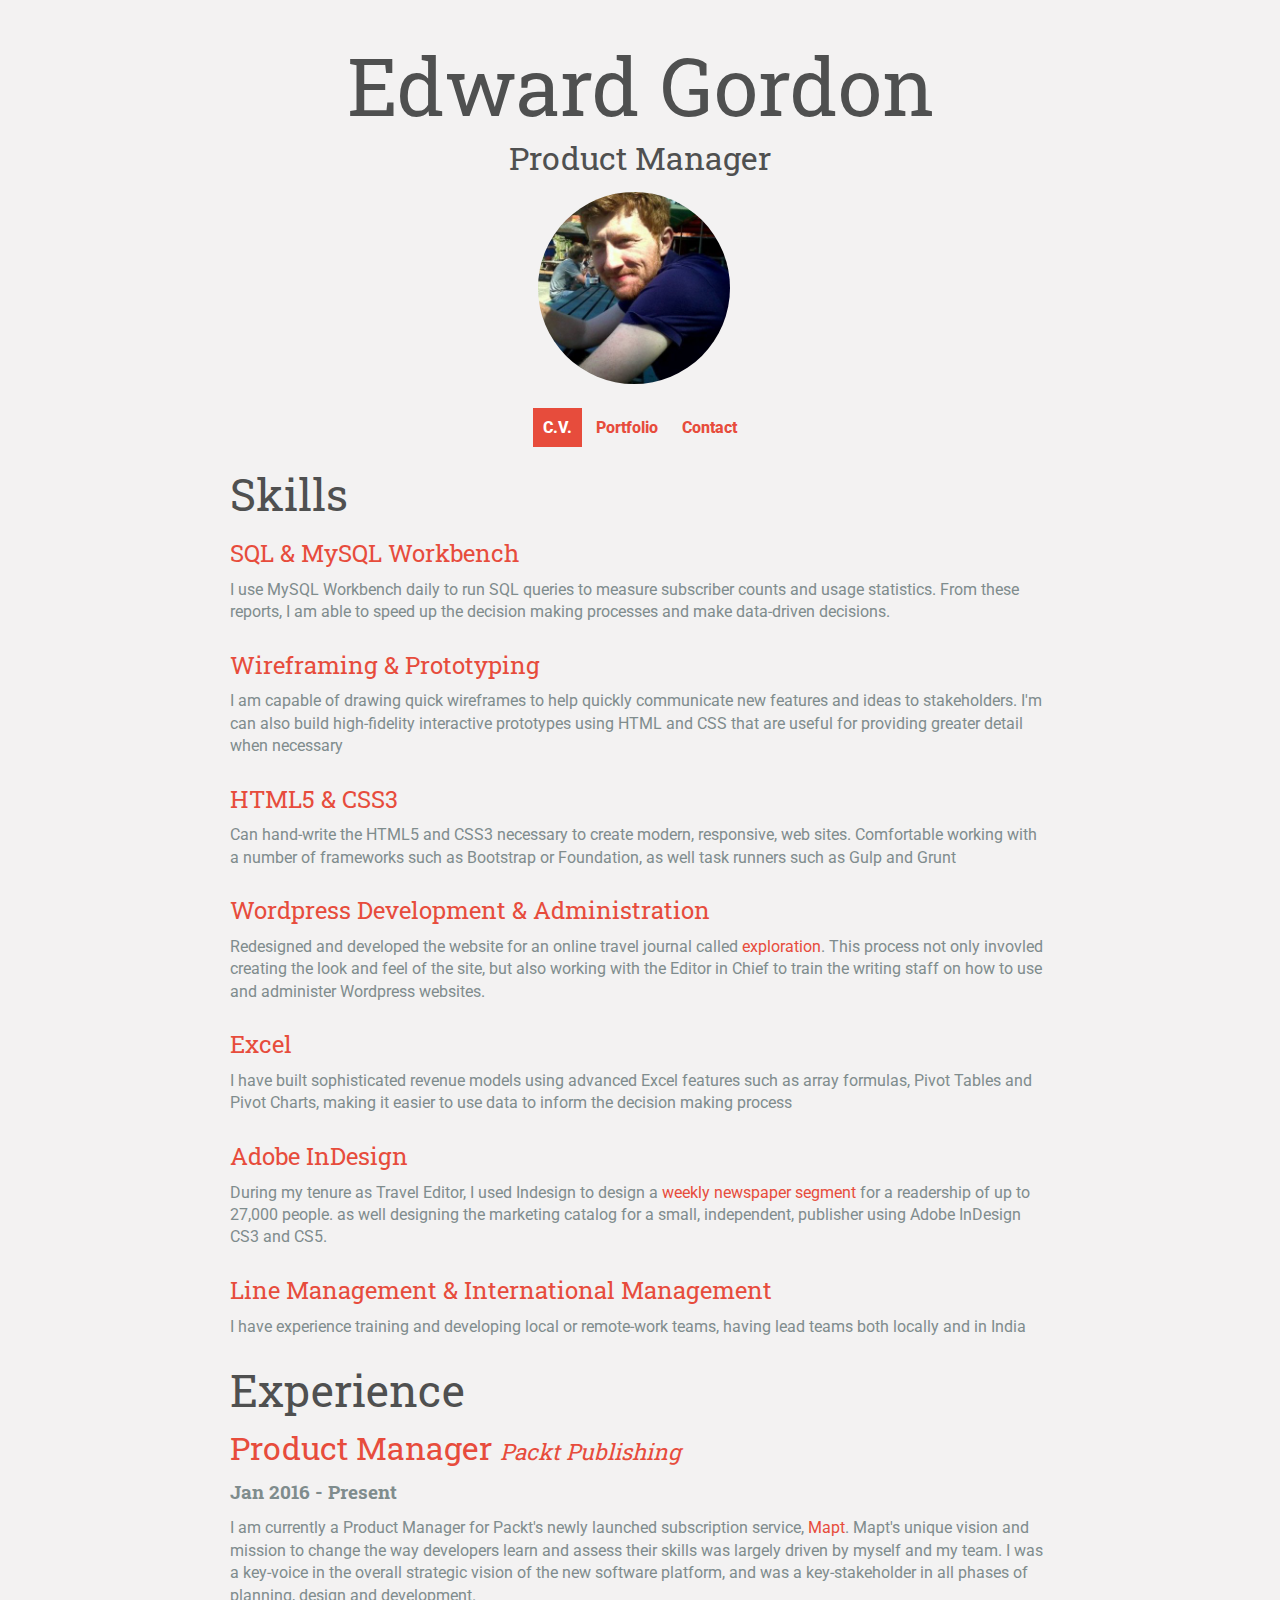
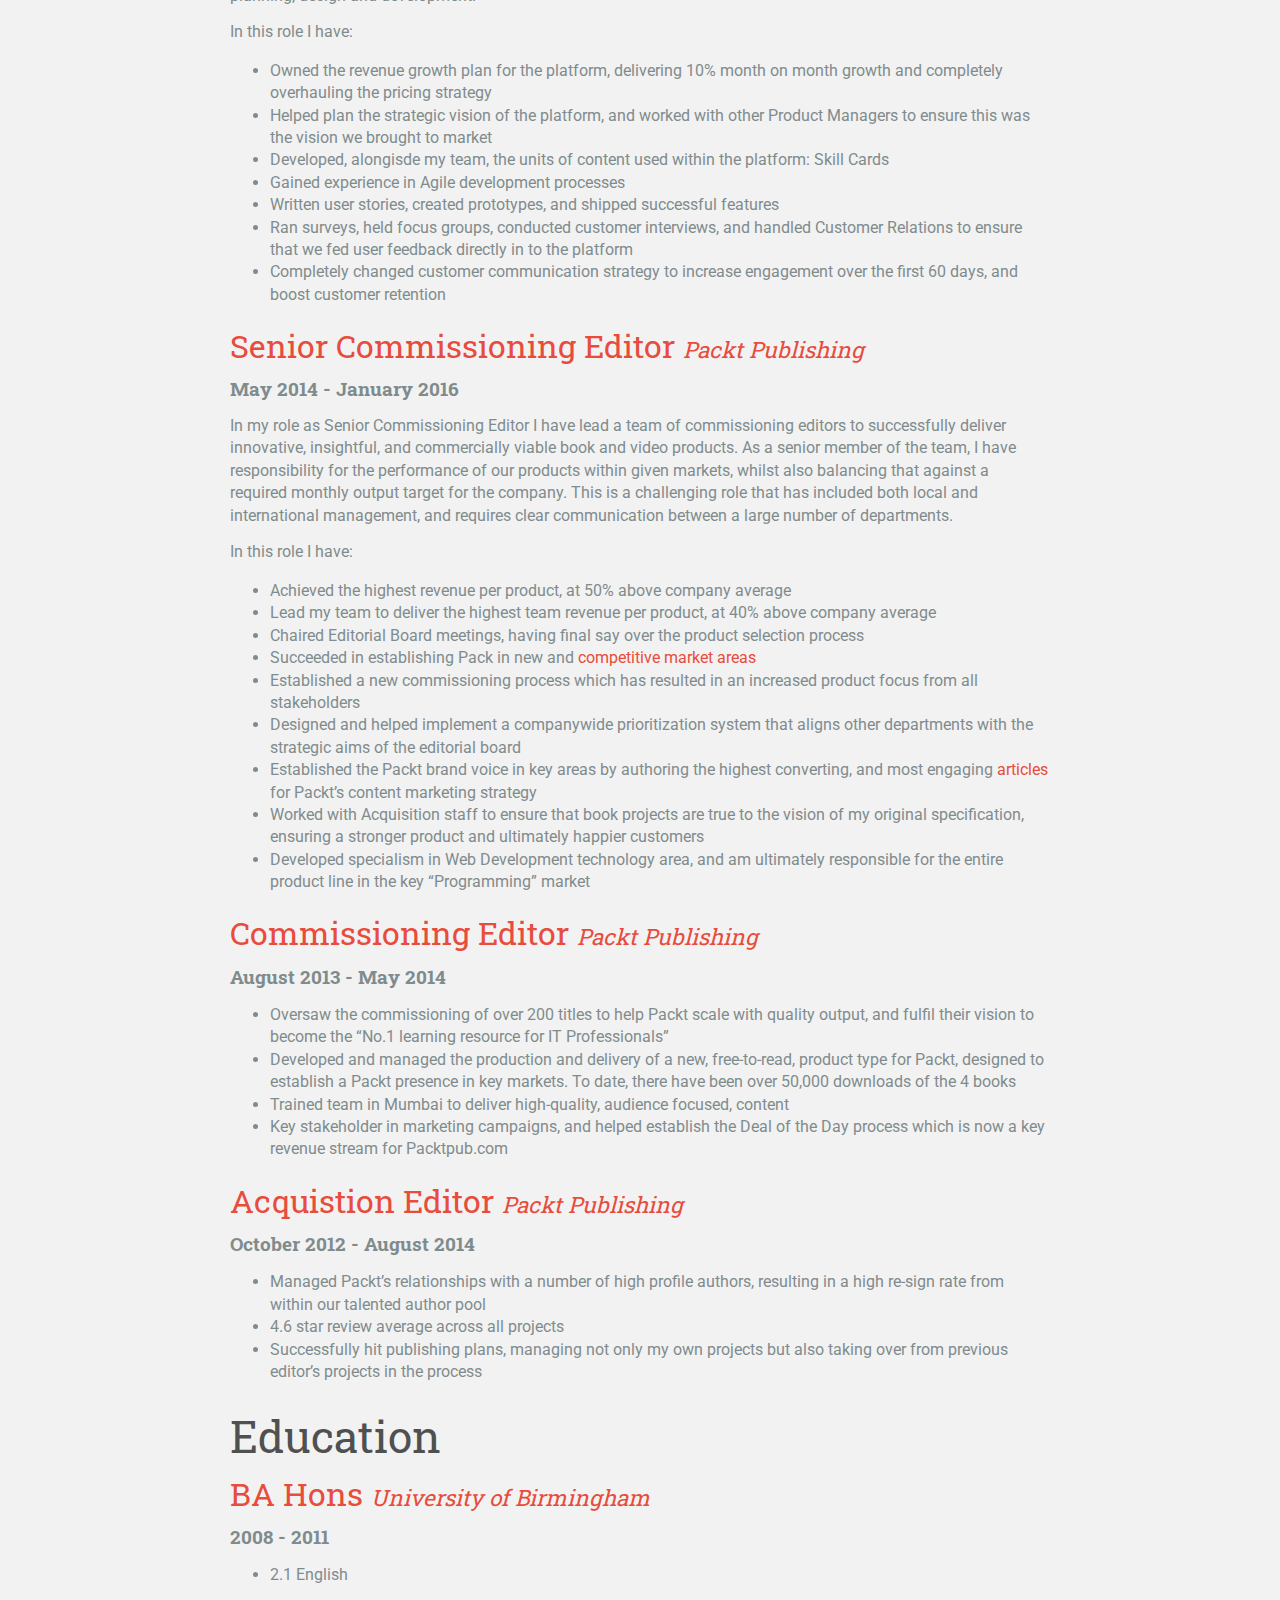
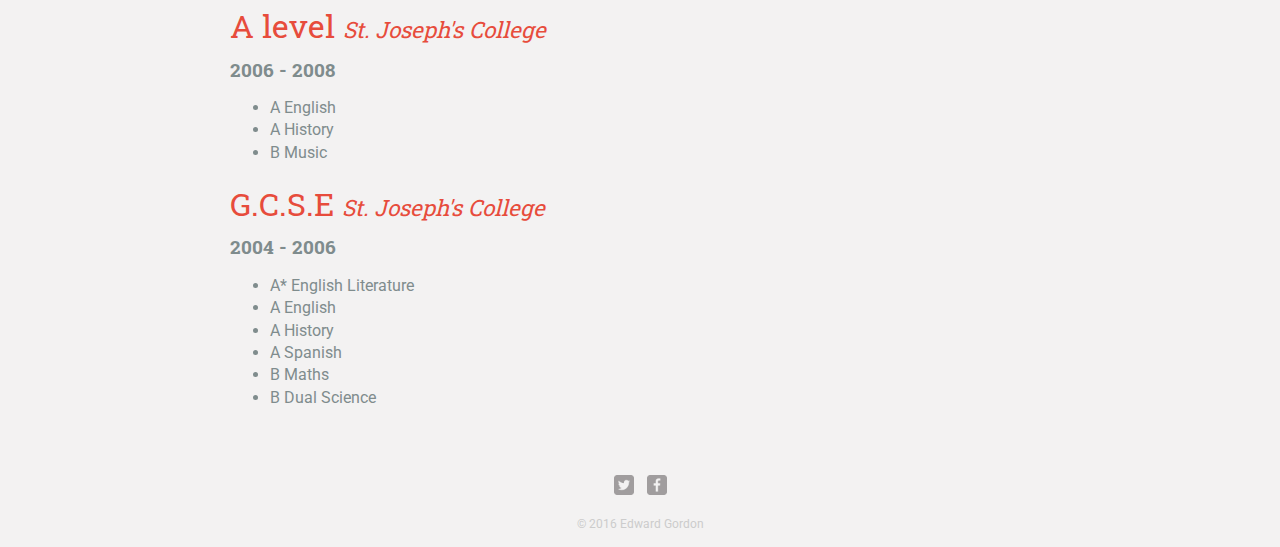
<file: index.html>
<!DOCTYPE html>
<html>
  <head>
    <meta charset="utf-8">

    <title>Edward Gordon | Product Manager</title>

    <link rel="stylesheet" href="css/normalize.css">
    <link href="https://fonts.googleapis.com/css?family=Roboto+Slab:300|Roboto" rel="stylesheet">
    <link rel="stylesheet" href="css/main.css">
    <link rel='shortcut icon' href='favicon.ico' type='image/x-icon'/ >

  </head>
    <body>
      <header>
        <a href="index.html" id="logo">

         <h1>Edward Gordon</h1>
         <h2>Product Manager</h2>
         <img id="profile-pic" src="img/profile1.jpg">
        </a>

        <nav>
          <ul>
            <li><a href="index.html" class="selected">C.V.</a></li>
            <li><a href="portfolio.html">Portfolio</a></li>
            <li><a href="contact.html">Contact</a></li>
          </ul>
        </nav>
      </header>

      <div id="wrapper">
        <section class="toc">
          <h3>Table of Contents</h3>
          <ul>
            <a href="#skills"><li>Skills</li></a>
            <a href="#work-experience">
              <li>Experience</a>
                <ul>
                  <a href="#senior-commissioning-editor"><li>Senior Commissioning Editor</li></a>
                  <a href="#commissioning-editor"><li>Category Manager</li></a>
                  <a href="#acquisition-editor"><li>Acquisition Editor</li></a>
                </ul>
              </li>
            <a href="#education"><li>Education</li></a>
          </u>


        </section>
        <section class="cv">
            <h1 class="CV-heading" id="skills">Skills</h1>
            <p>
              <h2 class="skill-item">SQL & MySQL Workbench</h2>
              <p>I use MySQL Workbench daily to run SQL queries to measure subscriber counts and usage statistics. From these reports, I am able to speed up the decision making processes and make data-driven decisions.</p>
              <h2 class="skill-item">Wireframing & Prototyping</h2>
              <p>I am capable of drawing quick wireframes to help quickly communicate new features and ideas to stakeholders. I'm can also build high-fidelity interactive prototypes using HTML and CSS that are useful for providing greater detail when necessary</p>
              <h2 class="skill-item">HTML5 & CSS3</h2>
              <p>Can hand-write the HTML5 and CSS3 necessary to create modern, responsive, web sites. Comfortable working with a number of frameworks such as Bootstrap or Foundation, as well task runners such as Gulp and Grunt</p>
              <h2 class="skill-item">Wordpress Development & Administration</h2>
              <p>Redesigned and developed the website for an online travel journal called <a href="http://www.exploration-online.com/">exploration</a>. This process not only invovled creating the look and feel of the site, but also working with the Editor in Chief to train the writing staff on how to use and administer Wordpress websites.
              <h2 class="skill-item">Excel</h2>
              <p>I have built sophisticated revenue models using advanced Excel features such as array formulas, Pivot Tables and Pivot Charts, making it easier to use data to inform the decision making process</p>
              <h2 class="skill-item">Adobe InDesign</h2>
              <p>During my tenure as Travel Editor, I used Indesign to design a <a href="https://issuu.com/redbrickonline/docs/issue_1390">weekly newspaper segment</a> for a readership of up to 27,000 people. as well designing the marketing catalog for a small, independent, publisher using Adobe InDesign CS3 and CS5.</p>
              <h2 class="skill-item">Line Management & International Management</h2>
              <p>I have experience training and developing local or remote-work teams, having lead teams both locally and in India</p>
             </p>


            <h1 class="CV-heading" id="work-experience">Experience</h3>
              <h2 class="CV-section" id="senior-commissioning-editor">Product Manager <small>Packt Publishing</small></h2>
              <h3 class="CV-date">Jan 2016 - Present</h3>

              <p>I am currently a Product Manager for Packt's newly launched subscription service, <a href="https://packtpub.com/mapt">Mapt</a>. Mapt's unique vision and mission to change the way developers learn and assess their skills was largely driven by myself and my team. I was a key-voice in the overall strategic vision of the new software platform, and was a key-stakeholder in all phases of planning, design and development.
              </p>
              <p>In this role I have:
                <ul>
                  <li>Owned the revenue growth plan for the platform, delivering 10% month on month growth and completely overhauling the pricing strategy</li>
                  <li>Helped plan the strategic vision of the platform, and worked with other Product Managers to ensure this was the vision we brought to market</li>
                  <li>Developed, alongisde my team, the units of content used within the platform: Skill Cards</li>
                  <li>Gained experience in Agile development processes</li>
                  <li>Written user stories, created prototypes, and shipped successful features</li>
                  <li>Ran surveys, held focus groups, conducted customer interviews, and handled Customer Relations to ensure that we fed user feedback directly in to the platform</li>
                  <li>Completely changed customer communication strategy to increase engagement over the first 60 days, and boost customer retention</li>
                </ul>
              </p>
            <h2 class="CV-section" id="senior-commissioning-editor">Senior Commissioning Editor <small>Packt Publishing</small></h2>
            <h3 class="CV-date">May 2014 - January 2016</h3>

            <p>In my role as Senior Commissioning Editor I have lead a team of commissioning editors to successfully deliver innovative, insightful, and commercially viable book and video products. As a senior member of the team, I have responsibility for the performance of our products within given markets, whilst also balancing that against a required monthly output target for the company. This is a challenging role that has included both local and international management, and requires clear communication between a large number of departments.
            </p>
            <p>In this role I have:
              <ul>
                <li>Achieved the highest revenue per product, at 50% above company average</li>
                <li>Lead my team to deliver the highest team revenue per product, at 40% above company average</li>
                <li>Chaired Editorial Board meetings, having final say over the product selection process</li>
                <li>Succeeded in establishing Pack in new and <a href="portfolio.html">competitive market areas</a></li>
                <li>Established a new commissioning process which has resulted in an increased product focus from all stakeholders</li>
                <li>Designed and helped implement a companywide prioritization system that aligns other departments with the strategic aims of the editorial board </li>
                <li>Established the Packt brand voice in key areas by authoring the highest converting, and most engaging <a href="https://www.packtpub.com/books/content/blogs?search=Ed+Gordon&offset=&rows=&sort=">articles</a> for Packt’s content marketing strategy</li>
                <li>Worked with Acquisition staff to ensure that book projects are true to the vision of my original specification, ensuring a stronger product and ultimately happier customers</li>
                <li>Developed specialism in Web Development technology area, and am ultimately responsible for the entire product line in the key “Programming” market</li>
              </ul>
            </p>

            <h2 class="CV-section" id="commissioning-editor">Commissioning Editor <small>Packt Publishing</small></h2>
            <h3 class="CV-date">August 2013 - May 2014</h3>
            <ul>
              <li>Oversaw the commissioning of over 200 titles to help Packt scale with quality output, and fulfil their vision to become the “No.1 learning resource for IT Professionals”</li>
              <li>Developed and managed the production and delivery of a new, free-to-read, product type for Packt, designed to establish a Packt presence in key markets. To date, there have been over 50,000 downloads of the 4 books</li>
              <li>Trained team in Mumbai to deliver high-quality, audience focused, content</li>
              <li>Key stakeholder in marketing campaigns, and helped establish the Deal of the Day process which is now a key revenue stream for Packtpub.com</li>
            </ul>

            <h2 class="CV-section" id="acquisition-editor">Acquistion Editor <small>Packt Publishing</small></h2>
            <h3 class="CV-date">October 2012 - August 2014</h3>
              <ul>
                <li>Managed Packt’s relationships with a number of high profile authors, resulting in a high re-sign rate from within our talented author pool</li>
                <li>4.6 star review average across all projects</li>
                <li>Successfully hit publishing plans, managing not only my own projects but also taking over from previous editor’s projects in the process</li>
              </ul>

            <h1 class="CV-heading" id="education">Education</h1>
              <h2 class="CV-section" id="ba">BA Hons <small>University of Birmingham</small></h2>
                <h3 class="CV-date">2008 - 2011</h3>
                <p>
                  <ul>
                    <li>2.1 English</li>
                  </ul>
                </p>
              <h2 class="CV-section" id="a-level">A level <small>St. Joseph's College</small></h2>
                <h3 class="CV-date">2006 - 2008</h3>
                <p>
                  <ul>
                    <li>A English</li>
                    <li>A History</li>
                    <li>B Music</li>
                  </ul>
                </p>
              <h2 class="CV-section" id="gcse">G.C.S.E <small>St. Joseph's College</small></h2>
                <h3 class="CV-date">2004 - 2006</h3>
                <p>
                  <ul>
                    <li>A* English Literature</li>
                    <li>A English</li>
                    <li>A History</li>
                    <li>A Spanish</li>
                    <li>B Maths</li>
                    <li>B Dual Science</li>
                  </ul>
                </p>

        </section>

        <footer>
          <a href="http://twitter.com/edwardcgordon"><img src="img/twitter-wrap.png" alt"Twitter Logo" class="social-icon"></a>
          <img src="img/facebook-wrap.png" alt"Facebook Logo" class="social-icon">
          <p>&copy; 2016 Edward Gordon</p>
        </footer>
      </div>
    </body>
</html>
</file>
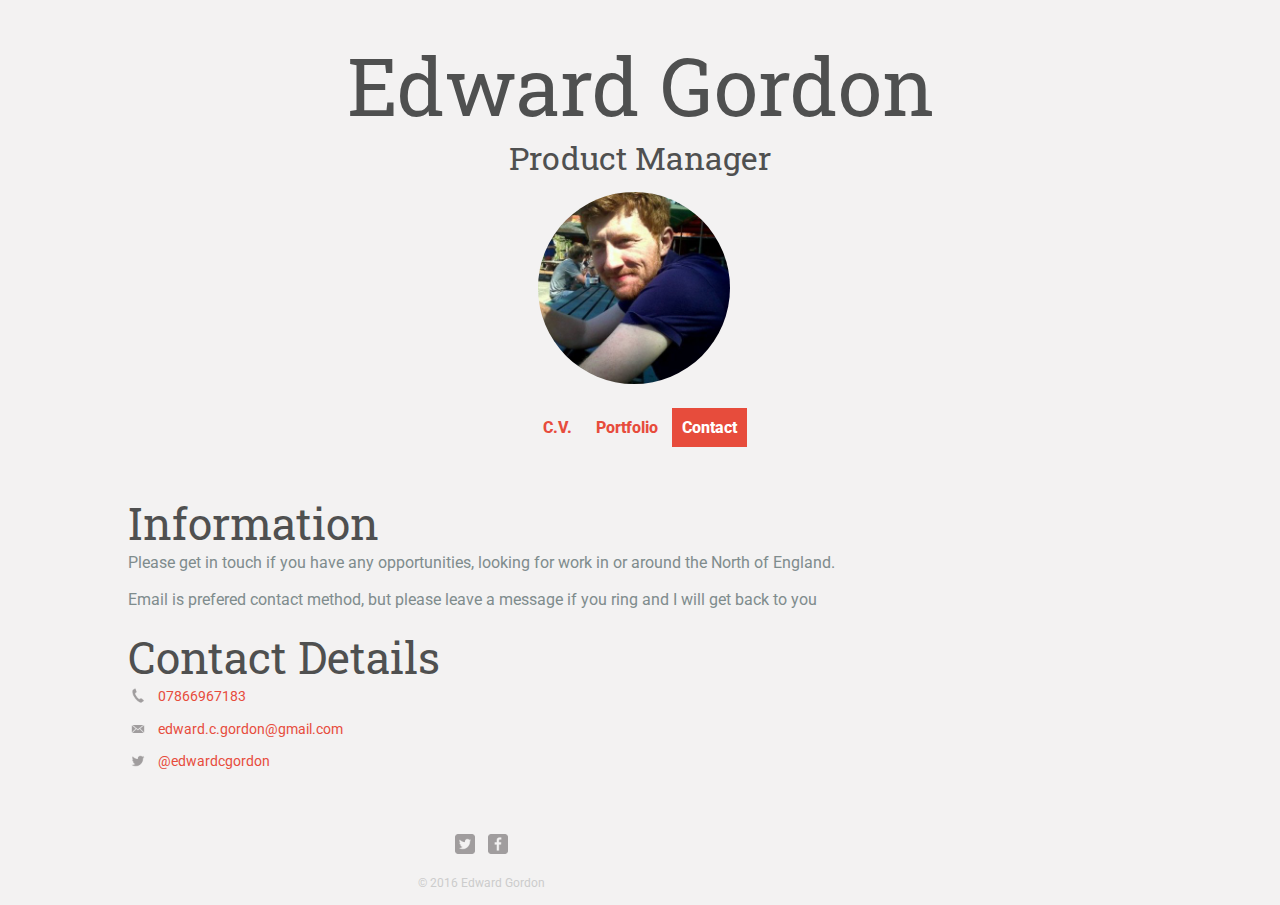
<file: contact.html>
<!DOCTYPE html>
<html>
  <head>
    <meta charset="utf-8">

    <title>Edward Gordon | Product Manager</title>

    <link rel="stylesheet" href="css/normalize.css">
    <link href="https://fonts.googleapis.com/css?family=Roboto+Slab:300|Roboto" rel="stylesheet" type="text/css">
    <link rel="stylesheet" href="css/main.css">
    <link rel='shortcut icon' href='favicon.ico' type='image/x-icon'/ >

  </head>
    <body>
      <header>
        <a href="index.html" id="logo">
         <h1>Edward Gordon</h1>
         <h2>Product Manager</h2>
         <img id="profile-pic" src="img/profile1.jpg">
        </a>

        <nav>
          <ul>
            <li><a href="index.html">C.V.</a></li>
            <li><a href="portfolio.html">Portfolio</a></li>
            <li><a href="contact.html" class="selected">Contact</a></li>
          </ul>
        </nav>
      </header>

      <div id="wrapper">
        <section>
          <h2 class="CV-heading">Information</h2>
          <p>Please get in touch if you have any opportunities, looking for work in or around the North of England.</p>
          <p>Email is prefered contact method, but please leave a message if you ring and I will get back to you</p>
        </section>
        <section>
          <h2 class="CV-heading">Contact Details</h2>
          <ul class="contact-info">
            <li class="phone"><a href="tel:07866967183">07866967183</a></li>
            <li class="mail"><a href="mailto:edward.c.gordon@gmail.com">edward.c.gordon@gmail.com</a></li>
            <li class="twitter"><a href="http://twitter.com/intent/tweet?screen_name=edwardcgordon">@edwardcgordon</a></li>
          </ul>
        </section>

        <footer>
          <a href="http://twitter.com/edwardcgordon"><img src="img/twitter-wrap.png" alt"Twitter Logo" class="social-icon"></a>
          <img src="img/facebook-wrap.png" alt"Facebook Logo" class="social-icon">
          <p>&copy; 2016 Edward Gordon</p>
        </footer>
      </div>
    </body>
</html>
</file>
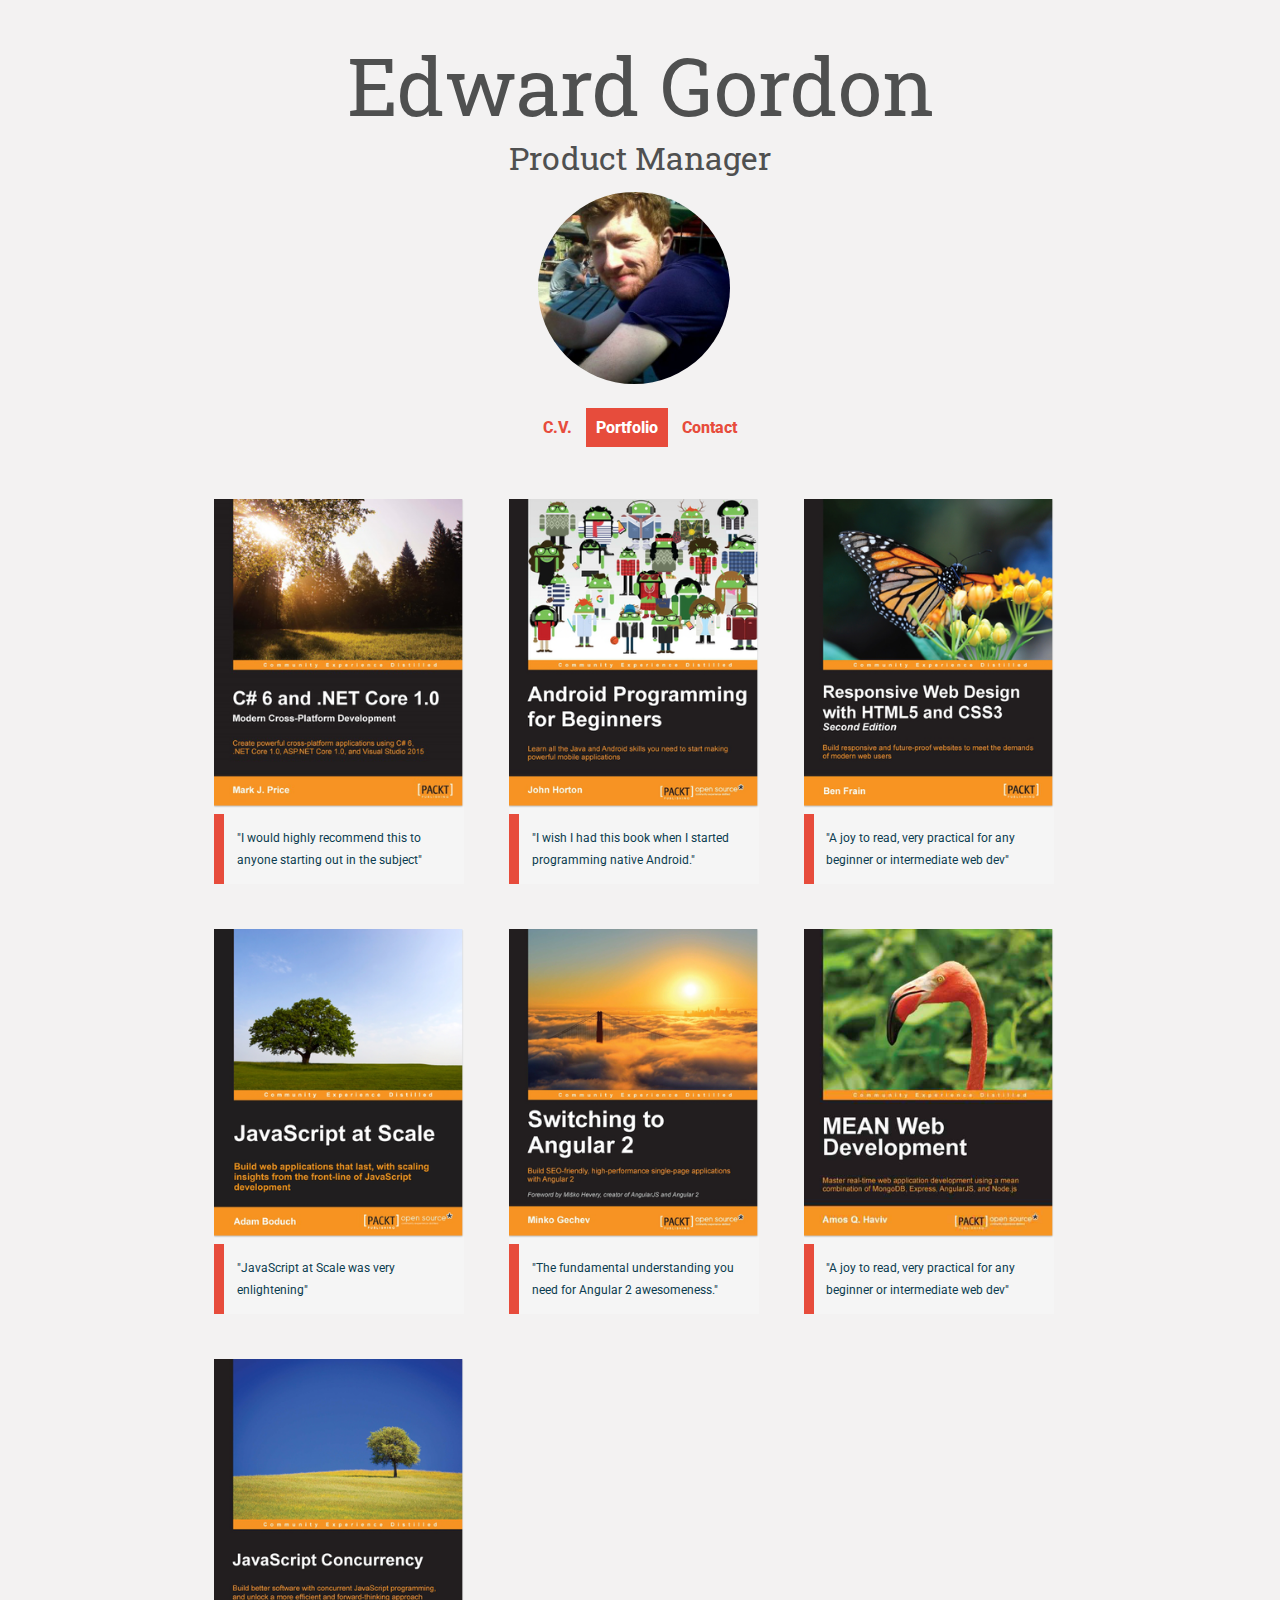
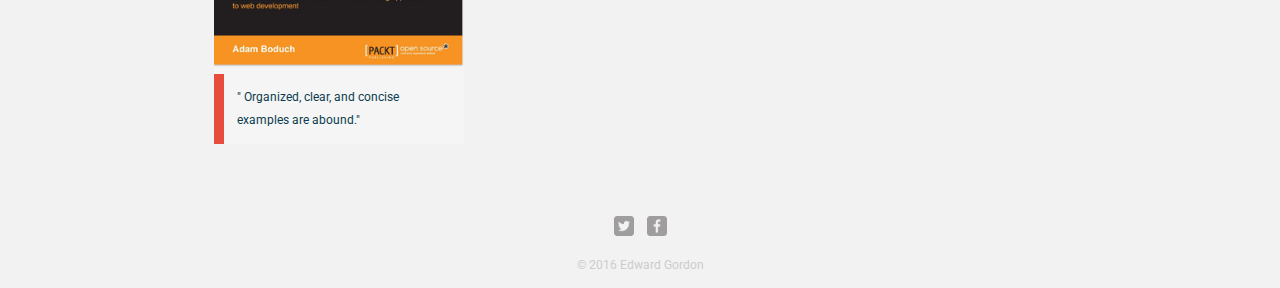
<file: portfolio.html>
<!DOCTYPE html>
<html>
  <head>
    <meta charset="utf-8">

    <title>Edward Gordon | Product Manager</title>

    <link rel="stylesheet" href="css/normalize.css">
    <link href="https://fonts.googleapis.com/css?family=Roboto+Slab:300|Roboto" rel="stylesheet" type="text/css">
    <link rel="stylesheet" href="css/main.css">
    <link rel='shortcut icon' href='favicon.ico' type='image/x-icon'/ >

  </head>
    <body>
      <header>
        <a href="index.html" id="logo">
         <h1>Edward Gordon</h1>
         <h2>Product Manager</h2>
         <img id="profile-pic" src="img/profile1.jpg">
        </a>

        <nav>
          <ul>
            <li><a href="index.html">C.V.</a></li>
            <li><a href="portfolio.html"  class="selected">Portfolio</a></li>
            <li><a href="contact.html">Contact</a></li>
          </ul>
        </nav>
      </header>

      <div id="wrapper-portfolio">
        <section>
          <ul id="gallery">
            <li>
              <a href="http://www.amazon.com/gp/product/1785285696/">
                <img src="img/cs-net-core.jpg" alt="C# and .NET Programming Book image">
                <p>"I would highly recommend this to anyone starting out in the subject"</p>
              </a>
            </li>
            <li>
              <a href="http://www.amazon.com/dp/1785883267/">
                <img src="img/android-programming-for-beginners.jpg" alt="Android Programming for Beginners Book image">
                <p>"I wish I had this book when I started programming native Android."</p>
              </a>
            </li>
            <li>
              <a href="http://www.amazon.com/dp/1784398934">
                <img src="img/responsive-web-design.jpg" alt="Responsive Web Design Book image">
                <p>"A joy to read, very practical for any beginner or intermediate web dev"</p>
              </a>
            </li>
            <li>
              <a href="http://www.amazon.com/dp/1785282158">
                <img src="img/javascript-at-scale.jpg" alt="JavaScript at Scale book image">
                <p>"JavaScript at Scale was very enlightening"</p>
              </a>
            </li>
            <li>
              <a href="https://www.amazon.com/dp/1785886207/">
                <img src="img/switching-to-angular-2.jpg" alt="Switching to Angular 2 Book image">
                <p>"The fundamental understanding you need for Angular 2 awesomeness."</p>
              </a>
            </li>
            <li>
              <a href="https://www.amazon.com/dp/1783983280/">
                <img src="img/mean-web-dev.jpg" alt="MEAN Web Development Book image">
                <p>"A joy to read, very practical for any beginner or intermediate web dev"</p>
              </a>
            </li>

            <li>
              <a href="https://www.amazon.com/dp/1785889230/">
                <img src="img/js-concurrency.jpg" alt="JavaScript Concurrency Book image">
                <p>" Organized, clear, and concise examples are abound."</p>
              </a>
            </li>

          </ul>
        </section>

        <footer>
          <a href="http://twitter.com/edwardcgordon"><img src="img/twitter-wrap.png" alt"Twitter Logo" class="social-icon"></a>
          <img src="img/facebook-wrap.png" alt"Facebook Logo" class="social-icon">
          <p>&copy; 2016 Edward Gordon</p>
        </footer>
      </div>
    </body>
</html>
</file>
<file: css/main.css>
/*************************
General
*************************/
body {
  font-family: 'Roboto', sans-serif;
}

#wrapper {
  /* max-width: 680px; */
  margin: 0 auto;
  padding: 0 10%;
  line-height: 140%;
  display: inline-block;
}

a {
  text-decoration: none;
}

img {
  max-width: 100%;
}


h3 {
  margin: 0 0 1em 0;
  font-family: 'Roboto Slab', serif;
}

p, pre {
  margin: 0.9em 0;
}

/*************************
CV page
*************************/

/*************************
TOC Sidebare
*************************/
.toc {
  position: fixed;
  /* width: 20%; */
  display: none;
}

.toc ul {
  list-style: none;
  padding: 0px;
}

.toc ul ul {
  margin: 4px 0 0 0;
}

.toc ul li {
  padding: 0 0 0 5px;
}

/*************************
CV main section
*************************/
section.cv {
  margin: 0 10% 0 10%;
}

.CV-heading {
  font-size: 2.75em;
  margin: 0.8em 0 0.4em 0;
}

.CV-section {
  font-size: 2em;
  margin: 0.9em 0 0;
}

.CV-date {
  margin: 0.9em 0 0 0;
}

small {
  font-style: oblique;
  font-size: 0.7em;
}

.skill-item {
  font-size: 1.5em;
  margin: 30px 0 0;
}

#skills {
  margin: 0 0 0;
}

/*************************
Header
*************************/

header {
  float: left;
  margin: 0 0 30px 0;
  padding: 5px 0 0 0;
  width: 100%;
}

#logo {
  text-align: center;
  margin: 0;
}

#profile-pic {
    max-width: 15%;
    margin: 1% 0 0 42%;
    border-radius: 100%;
}

h1 {
  font-family: 'Roboto Slab', serif;
  margin: 0.6em 0 0.3em;
  font-size: 5em;
  font-weight: normal;
  line-height: 0.8em;
}

h2 {
  font-size: 2em;
  margin: -5px 0 0 ;
  font-weight: normal;
  font-family: 'Roboto Slab', serif;
}


/*************************
Navigation
*************************/

nav {
  text-align: center;
  padding: 10px 0;
  margin: 20px 0 0;
}

nav ul {
  list-style: none;
  margin: 0 10px;
  padding: 0;
}

nav li {
  display: inline-block;
}

nav a {
  font-weight: 800;
  padding: 10px 10px;
}

/*************************
Footer
*************************/

footer {
  font-size: 0.75em;
  text-align: center;
  clear: both;
  padding-top: 50px;
  color: #ccc;
}

.social-icon {
  width: 20px;
  height: 20px;
  margin: 0 5px;
}

/*************************
Page Portfolio
*************************/

#gallery {
  margin: 0;
  padding: 0;
  list-style: none;
}

#gallery li {
  float: left;
  width: 95%;
  max-width: 250px;
  margin: 2.5%;
  background-color: #f5f5f5;
  color: #bdc3c7;
}

#gallery li a p {
  margin: 0;
  padding: 5%;
  font-size: 0.75em;
  color: #0B3C4F;
  border-left: 10px solid;
  border-color: #e74c3c;
}

#wrapper-portfolio {
  /* max-width: 680px; */
  margin: 0 auto;
  padding: 0 15%;
  line-height: 140%;
  display: inline-block;
}

/*************************
Page About
*************************/

.profile-photo {
  display: block;
  max-width: 150px;
  margin: 0 auto 30px;
  border-radius: 100%;
}

/*************************
Page Contact
*************************/

.contact-info {
  list-style: none;
  padding: 0;
  margin: 0;
  font-size: 0.9em;
}

.contact-info a {
  display: block;
  min-height: 20px;
  background-repeat: no-repeat;
  background-size: 20px 20px;
  padding: 0 0 0 30px;
  margin: 0 0 10px;
}

.contact-info li.phone a {
  background-image: url('../img/phone.png');
}

.contact-info li.mail a {
  background-image: url('../img/mail.png');
}

.contact-info li.twitter a {
  background-image: url('../img/twitter.png');
}

.contact-header {
  margin: 0.5em 0 0.5em 0;
}

/****************
Color
*****************/

/* site body */
body {
  background-color: #f3f2f2;
  color: #7f8c8d;
}

h1, h2 {
  color: #4f5050;
}

.CV-heading {
  /* color: #4f5050; */
  /* border-style: none none solid none; */
}

.CV-section {
  color: #e74c3c;
}

.skill-item {
  color: #e74c3c;
}

/* red header */
header {
  background: #f3f2f2;
  /* border: #0971B2; */
}

/* nav background for mobile devices */
nav {
  background: #f3f2f2;
  /* border-style: solid none none none; */
  border-color: #e74c3c;
  border-width: 2px;
}

/* nav link color */
nav a, nav a:visited {
  color: #e74c3c;
  background-color: #f3f2f2;
}

/* selected nav link */
nav a.selected, nav a:hover {
  color: #fff;
  background-color: #e74c3c;
}

a {
  color: #e74c3c;
}
</file>
